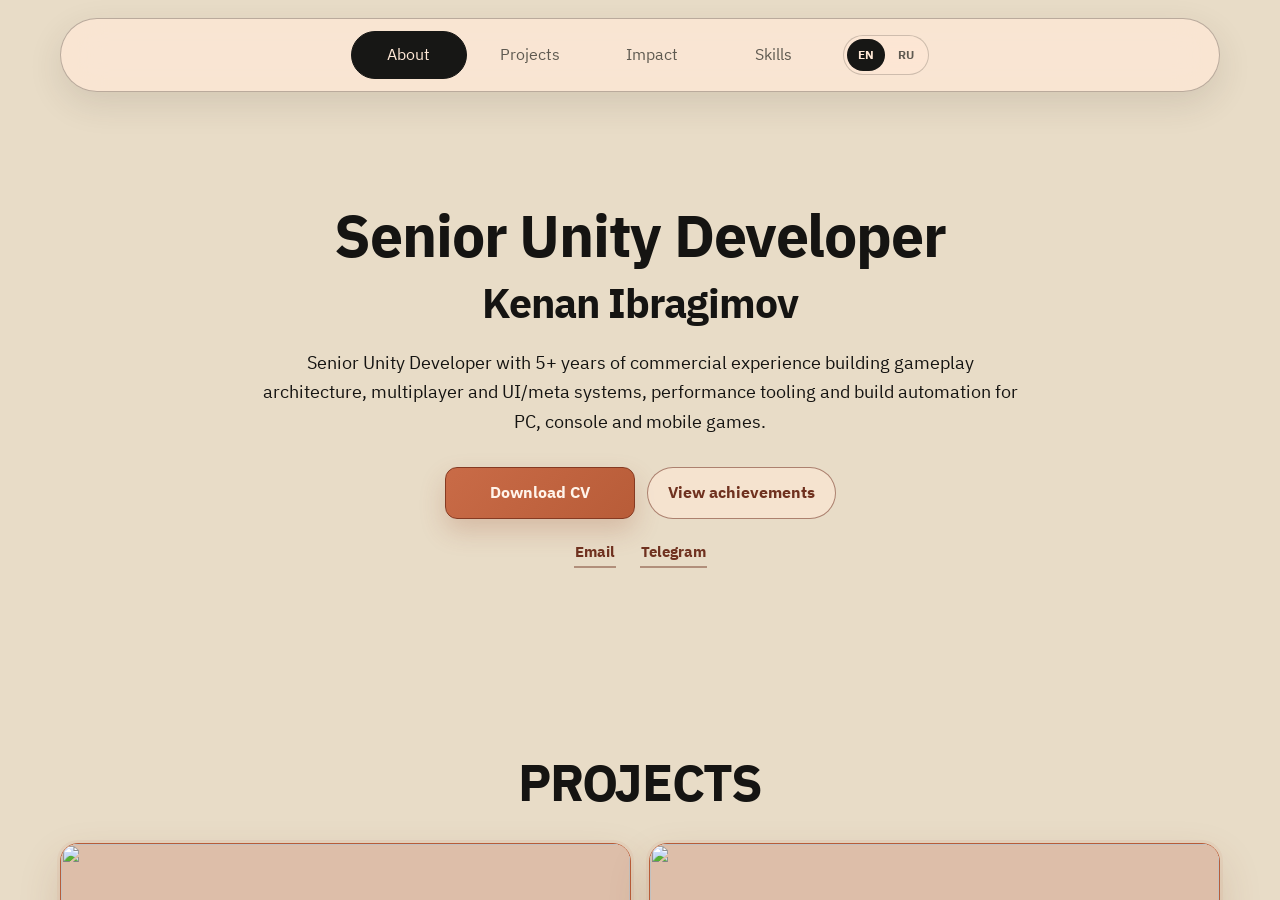
<file: beige-prototype.html>
<!doctype html>
<html lang="en">
<head>
  <meta charset="utf-8" />
  <meta name="viewport" content="width=device-width, initial-scale=1" />
  <meta name="robots" content="noindex" />
  <meta name="theme-color" content="#e9e1d3" />
  <title>Kenan Ibragimov - Beige portfolio prototype</title>
  <style>
    html, body { width: 100%; height: 100%; margin: 0; overflow: hidden; background: #e9e1d3; }
    iframe { display: block; width: 100%; height: 100%; border: 0; background: #e9e1d3; }
  </style>
</head>
<body>
  <iframe id="prototype-frame" title="Beige portfolio design prototype"></iframe>
  <script>
    document.getElementById('prototype-frame').src = `./?prototype=${Date.now()}`;
  </script>
</body>
</html>
</file>
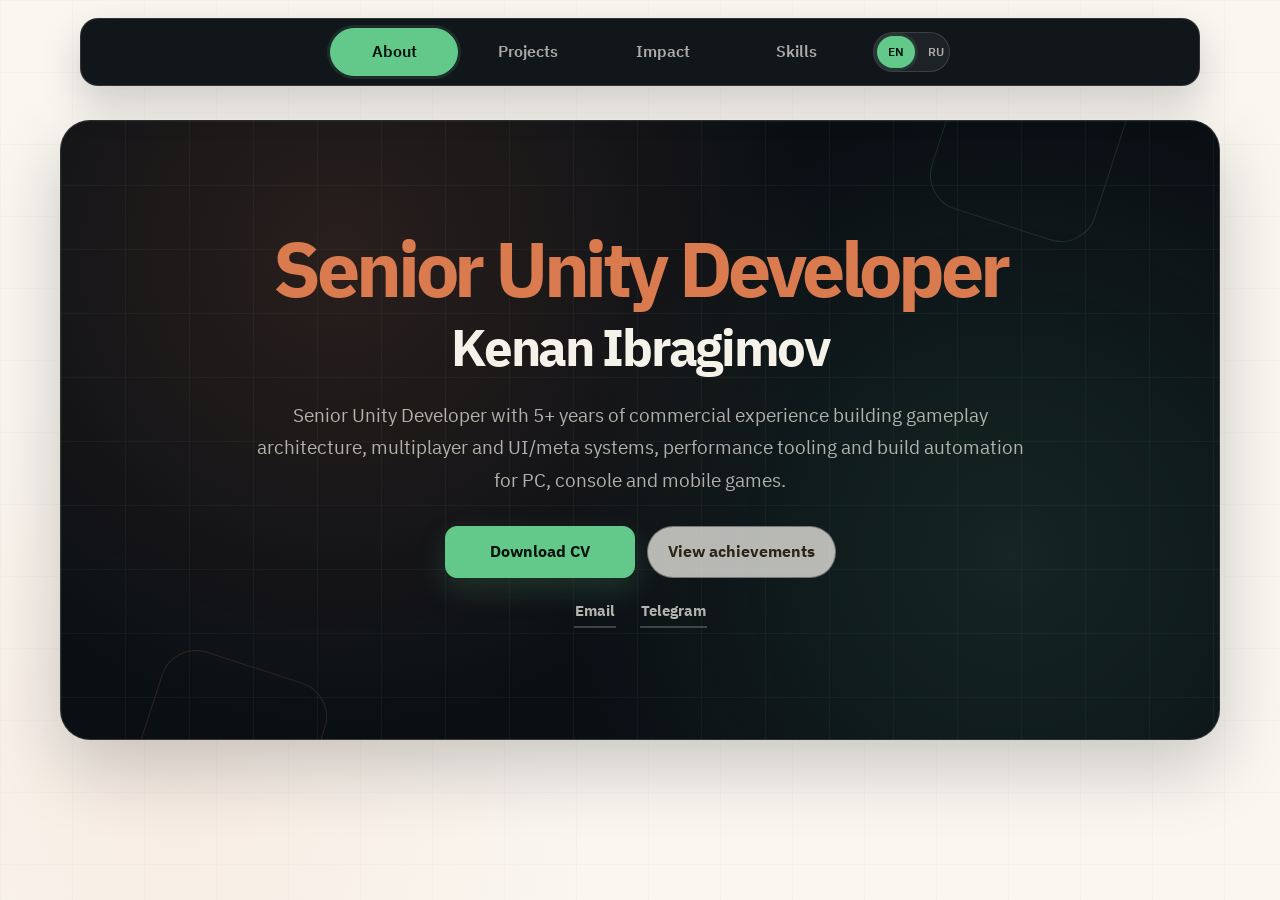
<file: gamedev-prototype.html>
<!doctype html>
<html lang="en">
<head>
  <meta charset="utf-8" />
  <meta name="viewport" content="width=device-width, initial-scale=1" />
  <meta name="robots" content="noindex" />
  <meta name="theme-color" content="#faf6f0" />
  <title>Kenan Ibragimov - Game development palette prototype</title>
  <style>
    html, body { width: 100%; height: 100%; margin: 0; overflow: hidden; background: #faf6f0; }
    iframe { display: block; width: 100%; height: 100%; border: 0; background: #faf6f0; }
  </style>
</head>
<body>
  <iframe id="prototype-frame" title="Game development palette portfolio prototype"></iframe>
  <script>
    document.getElementById('prototype-frame').src = `./?theme=gamedev&prototype=${Date.now()}`;
  </script>
</body>
</html>
</file>
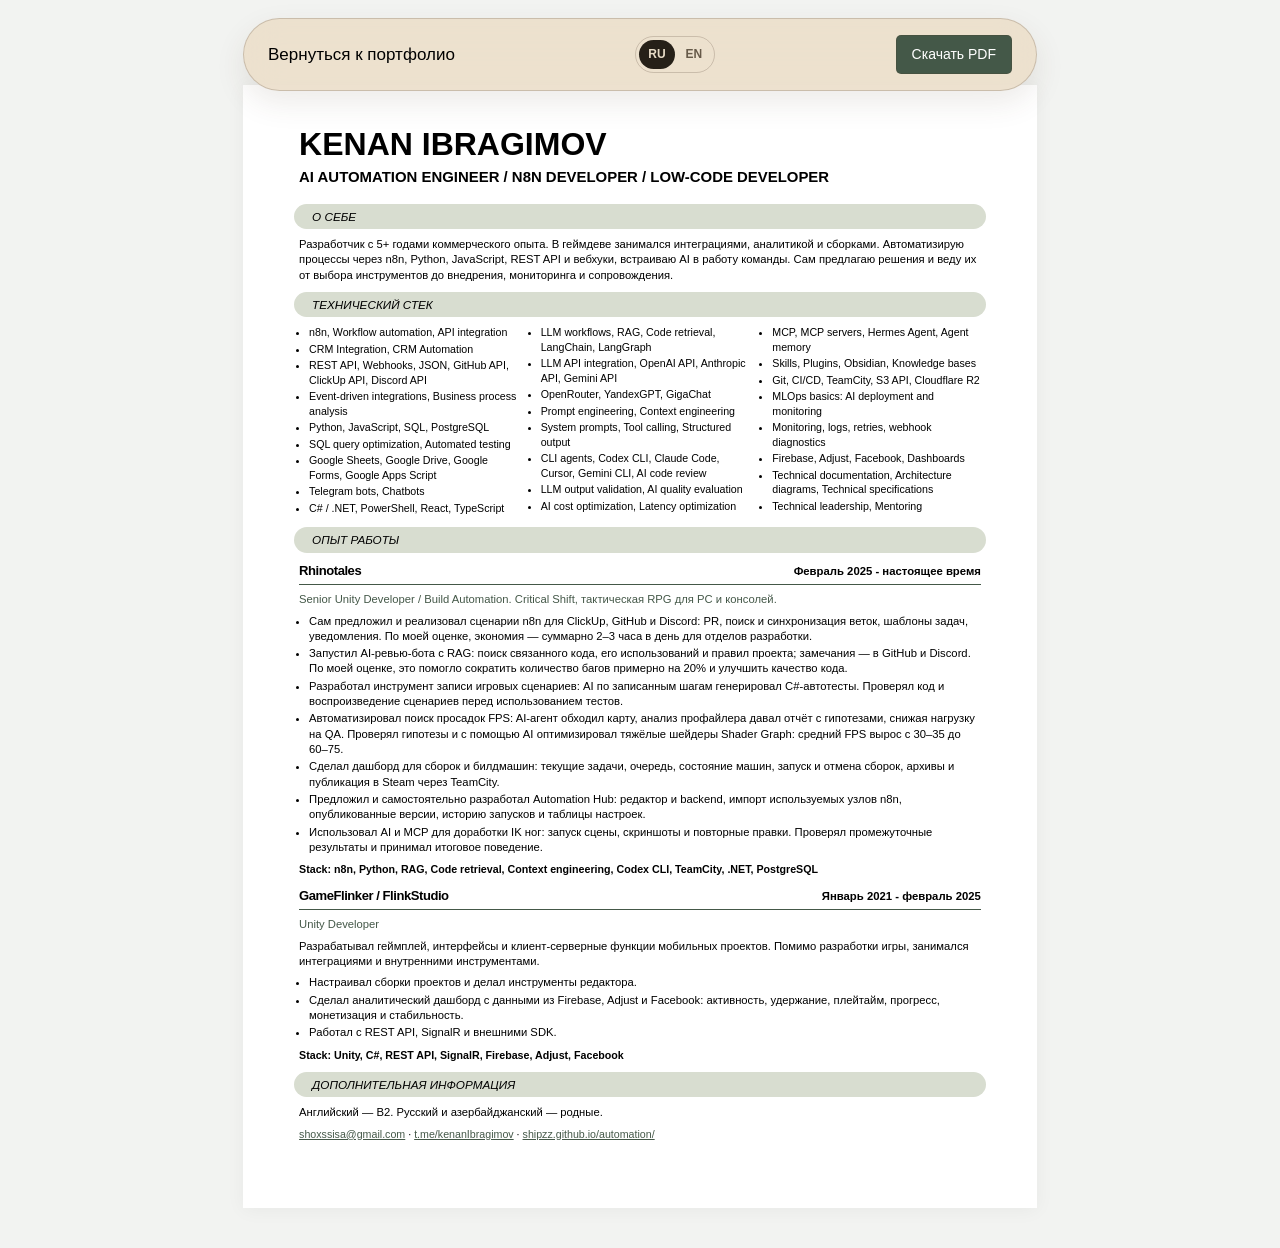
<file: automation/resume.html>
<!doctype html>
<html lang="ru">
<head>
  <meta charset="utf-8" />
  <meta name="viewport" content="width=device-width,initial-scale=1" />
  <meta name="robots" content="noindex" />
  <title>Kenan Ibragimov — AI Automation Engineer / n8n Developer / Low-code Developer — CV</title>
  <link rel="icon" href="../assets/favicon.svg?v=2" type="image/svg+xml" />
  <link rel="stylesheet" href="automation.css?v=5" />
  <link rel="stylesheet" href="resume.css?v=1" />
  <script src="automation.js?v=7" defer></script>
</head>
<body class="resume-page">
  <header class="site-header"><a href="./" data-en="Back to portfolio">Вернуться к портфолио</a><div class="language-switch" role="group" aria-label="Язык / Language"><button type="button" data-language="ru" class="is-active" aria-pressed="true">RU</button><button type="button" data-language="en" aria-pressed="false">EN</button></div><a class="print-button" href="downloads/Kenan_Ibragimov_AI_Automation_Engineer_RU.pdf?v=2026-10-23-r6" download="Kenan_Ibragimov_AI_Automation_Engineer_RU.pdf" data-resume-download data-resume-version="2026-10-23-r6" data-en="Download PDF">Скачать PDF</a></header>
  <main class="resume-sheet">
    <h1>Kenan Ibragimov</h1>
    <p class="resume-title">AI Automation Engineer / n8n Developer / Low-code Developer</p>
    <section class="resume-section">
      <h2 data-en="SUMMARY">О СЕБЕ</h2>
      <p data-en="Developer with 5+ years of commercial experience. Worked on integrations, analytics and builds in game development. I automate processes with n8n, Python, JavaScript, REST APIs and webhooks, and integrate AI into team workflows. I propose solutions and own tool selection, implementation, deployment, monitoring and maintenance.">Разработчик с 5+ годами коммерческого опыта. В геймдеве занимался интеграциями, аналитикой и сборками. Автоматизирую процессы через n8n, Python, JavaScript, REST API и вебхуки, встраиваю AI в работу команды. Сам предлагаю решения и веду их от выбора инструментов до внедрения, мониторинга и сопровождения.</p>
    </section>
    <section class="resume-section">
      <h2 data-en="TECHNICAL SKILLS">ТЕХНИЧЕСКИЙ СТЕК</h2>
      <div class="resume-skills-grid">
        <ul>
          <li>n8n, Workflow automation, API integration</li>
          <li>CRM Integration, CRM Automation</li>
          <li>REST API, Webhooks, JSON, GitHub API, ClickUp API, Discord API</li>
          <li>Event-driven integrations, Business process analysis</li>
          <li>Python, JavaScript, SQL, PostgreSQL</li>
          <li>SQL query optimization, Automated testing</li>
          <li>Google Sheets, Google Drive, Google Forms, Google Apps Script</li>
          <li>Telegram bots, Chatbots</li>
          <li>C# / .NET, PowerShell, React, TypeScript</li>
        </ul>
        <ul>
          <li>LLM workflows, RAG, Code retrieval, LangChain, LangGraph</li>
          <li>LLM API integration, OpenAI API, Anthropic API, Gemini API</li>
          <li>OpenRouter, YandexGPT, GigaChat</li>
          <li>Prompt engineering, Context engineering</li>
          <li>System prompts, Tool calling, Structured output</li>
          <li>CLI agents, Codex CLI, Claude Code, Cursor, Gemini CLI, AI code review</li>
          <li>LLM output validation, AI quality evaluation</li>
          <li>AI cost optimization, Latency optimization</li>
        </ul>
        <ul>
          <li>MCP, MCP servers, Hermes Agent, Agent memory</li>
          <li>Skills, Plugins, Obsidian, Knowledge bases</li>
          <li>Git, CI/CD, TeamCity, S3 API, Cloudflare R2</li>
          <li>MLOps basics: AI deployment and monitoring</li>
          <li>Monitoring, logs, retries, webhook diagnostics</li>
          <li>Firebase, Adjust, Facebook, Dashboards</li>
          <li>Technical documentation, Architecture diagrams, Technical specifications</li>
          <li>Technical leadership, Mentoring</li>
        </ul>
      </div>
    </section>
    <section class="resume-section">
      <h2 data-en="PROFESSIONAL EXPERIENCE">ОПЫТ РАБОТЫ</h2>
      <article class="resume-job">
        <div class="resume-job-heading"><h3>Rhinotales</h3><span data-en="Feb 2025 - Present">Февраль 2025 - настоящее время</span></div>
        <p class="resume-job-description" data-en="Senior Unity Developer / Build Automation. Critical Shift, a tactical RPG for PC and consoles.">Senior Unity Developer / Build Automation. Critical Shift, тактическая RPG для PC и консолей.</p>
        <ul>
      <li data-en="Proposed and built n8n workflows for ClickUp, GitHub and Discord: PRs, branch lookup and syncing, task templates and notifications. Estimated combined savings: 2–3 hours per day across development departments.">Сам предложил и реализовал сценарии n8n для ClickUp, GitHub и Discord: PR, поиск и синхронизация веток, шаблоны задач, уведомления. По моей оценке, экономия — суммарно 2–3 часа в день для отделов разработки.</li>
      <li data-en="Ran an AI review bot with RAG to retrieve related code, usages and project rules; findings went to GitHub and Discord. By my estimate, this helped reduce bugs by around 20% and improve code quality.">Запустил AI-ревью-бота с RAG: поиск связанного кода, его использований и правил проекта; замечания — в GitHub и Discord. По моей оценке, это помогло сократить количество багов примерно на 20% и улучшить качество кода.</li>
      <li data-en="Built a gameplay recording tool that used AI to generate C# tests from recorded steps. Reviewed the generated code and scenario replay before using the tests.">Разработал инструмент записи игровых сценариев: AI по записанным шагам генерировал C#-автотесты. Проверял код и воспроизведение сценариев перед использованием тестов.</li>
      <li data-en="Automated FPS drop detection: an AI agent traversed the map, followed by profiler analysis and a hypothesis report, reducing manual QA work. Verified hypotheses and used AI to optimise heavy Shader Graph shaders: average FPS increased from 30–35 to 60–75.">Автоматизировал поиск просадок FPS: AI-агент обходил карту, анализ профайлера давал отчёт с гипотезами, снижая нагрузку на QA. Проверял гипотезы и с помощью AI оптимизировал тяжёлые шейдеры Shader Graph: средний FPS вырос с 30–35 до 60–75.</li>
      <li data-en="I built a dashboard for builds and build machines: running jobs, the queue, machine health, build start/cancel actions, archives and Steam deployment through TeamCity.">Сделал дашборд для сборок и билдмашин: текущие задачи, очередь, состояние машин, запуск и отмена сборок, архивы и публикация в Steam через TeamCity.</li>
      <li data-en="Proposed and independently developed Automation Hub: a workflow editor and backend, import of the n8n nodes used by our workflows, published versions, run history and configuration tables.">Предложил и самостоятельно разработал Automation Hub: редактор и backend, импорт используемых узлов n8n, опубликованные версии, историю запусков и таблицы настроек.</li>
      <li data-en="Used AI and MCP to refine leg IK through scene launches, screenshots and iterative changes. Reviewed intermediate results and accepted the final behaviour.">Использовал AI и MCP для доработки IK ног: запуск сцены, скриншоты и повторные правки. Проверял промежуточные результаты и принимал итоговое поведение.</li>
    </ul>
        <p class="resume-job-stack">Stack: n8n, Python, RAG, Code retrieval, Context engineering, Codex CLI, TeamCity, .NET, PostgreSQL</p>
      </article>
      <article class="resume-job">
        <div class="resume-job-heading"><h3>GameFlinker / FlinkStudio</h3><span data-en="Jan 2021 - Feb 2025">Январь 2021 - февраль 2025</span></div>
        <p class="resume-job-description">Unity Developer</p>
        <p data-en="Developed gameplay, interfaces and client-server features for mobile projects. Alongside game development, I worked on integrations and internal tools.">Разрабатывал геймплей, интерфейсы и клиент-серверные функции мобильных проектов. Помимо разработки игры, занимался интеграциями и внутренними инструментами.</p>
        <ul>
      <li data-en="Configured project builds and developed editor tools.">Настраивал сборки проектов и делал инструменты редактора.</li>
      <li data-en="I built an analytics dashboard using Firebase, Adjust and Facebook data for activity, retention, playtime, progression, monetisation and stability.">Сделал аналитический дашборд с данными из Firebase, Adjust и Facebook: активность, удержание, плейтайм, прогресс, монетизация и стабильность.</li>
      <li data-en="Worked with REST APIs, SignalR and external SDKs.">Работал с REST API, SignalR и внешними SDK.</li>
    </ul>
        <p class="resume-job-stack">Stack: Unity, C#, REST API, SignalR, Firebase, Adjust, Facebook</p>
      </article>
    </section>
    <section class="resume-section resume-additional">
      <h2 data-en="ADDITIONAL INFORMATION">ДОПОЛНИТЕЛЬНАЯ ИНФОРМАЦИЯ</h2>
      <p data-en="English — B2. Russian and Azerbaijani — native.">Английский — B2. Русский и азербайджанский — родные.</p>

      <p class="resume-contact"><a href="mailto:shoxssisa@gmail.com">shoxssisa@gmail.com</a> · <a href="https://t.me/kenanIbragimov">t.me/kenanIbragimov</a> · <a href="https://shipzz.github.io/automation/">shipzz.github.io/automation/</a></p>
    </section>
  </main>
</body>
</html>
</file>
<file: automation/automation.css>
@font-face {
  font-family:"IBM Plex Sans";
  src:url("../assets/fonts/IBMPlexSans-Regular.woff2") format("woff2");
  font-weight:400;
  font-style:normal;
  font-display:swap
}

@font-face {
  font-family:"IBM Plex Sans";
  src:url("../assets/fonts/IBMPlexSans-Medium.woff2") format("woff2");
  font-weight:500;
  font-style:normal;
  font-display:swap
}

@font-face {
  font-family:"IBM Plex Sans";
  src:url("../assets/fonts/IBMPlexSans-SemiBold.woff2") format("woff2");
  font-weight:600;
  font-style:normal;
  font-display:swap
}

@font-face {
  font-family:"IBM Plex Sans";
  src:url("../assets/fonts/IBMPlexSans-Bold.woff2") format("woff2");
  font-weight:700;
  font-style:normal;
  font-display:swap
}

:root {
  --canvas:#E8DCC7;
  --surface:#E6D3BC;
  --surface-soft:#ECDFCC;
  --ink:#262018;
  --muted:#665A49;
  --line:rgba(77,60,42,.22);
  --accent:#C66B3D;
  --accent-deep:#8A3D25;
  --sage:#8B9D83;
  --radius:24px;
  color-scheme:light;
  scroll-behavior:auto;
  scroll-padding-top:112px
}

* {
  box-sizing:border-box
}

body {
  margin:0;
  background:var(--canvas);
  color:var(--ink);
  font:400 17px/1.65 "IBM Plex Sans",system-ui,sans-serif;
  font-synthesis:none;
  -webkit-font-smoothing:antialiased
}

a {
  color:inherit;
  text-decoration:none
}

button {
  font:inherit
}

h1,h2,h3,h4,p {
  margin:0
}

h1,h2,h3 {
  font-weight:700;
  letter-spacing:-.035em;
  line-height:1.16
}

p {
  overflow-wrap:break-word
}

ul {
  padding-left:1.2em
}

a,button,summary {
  -webkit-tap-highlight-color:transparent
}

button,a,summary {
  touch-action:manipulation
}

:focus-visible {
  outline:3px solid var(--accent-deep);
  outline-offset:5px;
  border-radius:5px
}

::selection {
  background:#CBB095;
  color:var(--ink)
}

.skip-link {
  position:fixed;
  top:12px;
  left:12px;
  z-index:100;
  background:var(--ink);
  color:var(--canvas);
  padding:10px 18px;
  transform:translateY(-160%)
}

.skip-link:focus {
  transform:none
}

.site-header {
  position:sticky;
  top:18px;
  z-index:20;
  display:flex;
  align-items:center;
  justify-content:center;
  gap:26px;
  max-width:1148px;
  margin:18px auto 0;
  padding:12px 20px;
  background:rgba(236,223,204,.93);
  border:1px solid var(--line);
  border-radius:999px;
  box-shadow:0 12px 30px rgba(77,60,42,.10);
  backdrop-filter:blur(18px)
}

.nav {
  display:flex;
  justify-content:center;
  gap:6px
}

.nav a {
  padding:10px 28px;
  border-radius:999px;
  color:var(--muted);
  font-size:16px;
  transition:background .2s,color .2s
}

.nav a:hover {
  background:rgba(77,60,42,.07)
}

.nav a.is-active {
  background:var(--ink);
  color:var(--canvas)
}

.language-switch {
  display:flex;
  padding:3px;
  border:1px solid var(--line);
  border-radius:999px;
  gap:2px
}

.language-switch button {
  border:0;
  background:transparent;
  color:var(--muted);
  border-radius:999px;
  padding:5px 9px;
  font-size:12px;
  font-weight:700;
  cursor:pointer
}

.language-switch button.is-active {
  color:var(--canvas);
  background:var(--ink)
}

.section {
  width:min(1100px,calc(100% - 48px));
  margin:0 auto;
  scroll-margin-top:108px
}

.hero {
  padding:112px 0 94px;
  text-align:center
}

.hero-role {
  font-size:clamp(2.1rem,4.7vw,3.65rem);
  font-weight:700;
  letter-spacing:-.045em;
  line-height:1.12
}

.hero h1 {
  margin-top:12px;
  font-size:clamp(1.8rem,3.6vw,2.65rem)
}

.hero-text {
  max-width:760px;
  margin:26px auto 0;
  font-size:19px;
  line-height:1.7
}

.hero-actions {
  display:flex;
  justify-content:center;
  align-items:center;
  flex-wrap:wrap;
  gap:12px;
  margin-top:30px
}

.button {
  display:inline-flex;
  min-height:52px;
  align-items:center;
  justify-content:center;
  padding:12px 28px;
  border-radius:14px;
  border:1px solid var(--line);
  font-size:16px;
  font-weight:600;
  transition:transform .2s,background .2s
}

.button:hover {
  transform:translateY(-2px)
}

.primary {
  background:#A64D2D;
  border-color:var(--accent-deep);
  color:#F0D9C1;
  box-shadow:0 10px 24px rgba(138,61,37,.16)
}

.primary:hover {
  background:#8A3D25
}

.secondary {
  background:var(--surface-soft);
  color:var(--accent-deep)
}

.secondary:hover {
  background:var(--surface)
}

.hero-links {
  display:flex;
  justify-content:center;
  flex-wrap:wrap;
  gap:24px;
  margin-top:21px
}

.hero-links a,.text-link {
  border-bottom:1px solid rgba(138,61,37,.5);
  color:var(--accent-deep);
  font-size:15px;
  font-weight:600
}

.hero-note {
  display:inline-block;
  margin-top:35px;
  color:var(--muted);
  font-size:14px;
  border-bottom:1px solid var(--line)
}

.section-heading {
  max-width:750px;
  margin:0 auto 34px;
  text-align:center
}

.eyebrow {
  font-size:13px;
  font-weight:600;
  letter-spacing:.075em;
  text-transform:uppercase;
  color:var(--accent-deep);
  margin-bottom:12px
}

h2 {
  font-size:clamp(1.9rem,3.6vw,2.6rem)
}

.section-heading>p:last-child:not(.eyebrow) {
  margin-top:17px;
  color:var(--muted);
  font-size:17px
}

.cases-section {
  padding:20px 0 60px
}

.case-card {
  padding:34px 38px 0;
  margin:0 0 28px;
  background:var(--surface-soft);
  border:1px solid var(--line);
  border-radius:var(--radius);
  box-shadow:0 10px 28px rgba(77,60,42,.055);
  overflow:hidden;
  scroll-margin-top:112px
}

.case-heading {
  display:flex;
  align-items:center;
  gap:13px;
  margin-bottom:14px
}

.case-number {
  display:grid;
  place-items:center;
  min-width:35px;
  height:35px;
  border:1px solid var(--line);
  border-radius:50%;
  color:var(--accent-deep);
  font-size:13px;
  font-weight:600
}

.case-topic {
  font-size:14px;
  color:var(--muted)
}

.case-card h3 {
  font-size:clamp(1.5rem,2.8vw,2rem);
  max-width:850px
}

.case-summary {
  max-width:950px;
  margin:18px 0 28px;
  font-size:16px;
  line-height:1.7;
  color:var(--muted)
}

.case-lead {
  margin-top:16px;
  max-width:900px;
  font-size:18px
}

.workflow {
  list-style:none;
  margin:28px 0 30px;
  padding:0;
  display:grid;
  grid-template-columns:repeat(4,minmax(0,1fr));
  gap:24px
}

.workflow li {
  position:relative;
  padding:15px 16px;
  background:rgba(139,157,131,.12);
  border:1px solid rgba(77,60,42,.15);
  border-radius:14px
}

.workflow li+li::before {
  content:"";
  position:absolute;
  left:-25px;
  top:50%;
  width:24px;
  height:1px;
  background:rgba(77,60,42,.4)
}

.workflow li+li::after {
  content:"";
  position:absolute;
  left:-8px;
  top:calc(50% - 3px);
  width:6px;
  height:6px;
  border-top:1px solid rgba(77,60,42,.5);
  border-right:1px solid rgba(77,60,42,.5);
  transform:rotate(45deg)
}

.workflow strong {
  display:block;
  font-size:16px;
  font-weight:600;
  line-height:1.3;
  overflow-wrap:anywhere
}

.workflow span {
  display:block;
  color:var(--muted);
  font-size:13px;
  margin-top:5px;
  line-height:1.4
}

.case-body {
  display:grid;
  grid-template-columns:.9fr 1.2fr 1fr;
  gap:28px;
  margin-bottom:26px
}

.case-body h4 {
  font-size:15px;
  font-weight:600;
  margin-bottom:9px
}

.case-body p {
  font-size:15px;
  line-height:1.7;
  color:var(--muted)
}

.case-outcome {
  padding-left:22px;
  border-left:2px solid var(--sage)
}

.case-outcome h4 {
  color:#4B6143
}

.case-details {
  border-top:1px solid var(--line);
  padding:0
}

.case-details summary {
  display:flex;
  align-items:center;
  justify-content:space-between;
  gap:14px;
  padding:18px 0;
  cursor:pointer;
  font-size:15px;
  color:var(--accent-deep);
  list-style:none
}

.case-details summary::-webkit-details-marker {
  display:none
}

.case-details summary::after {
  content:"";
  width:8px;
  height:8px;
  flex-shrink:0;
  border-right:1.5px solid currentColor;
  border-bottom:1.5px solid currentColor;
  transform:rotate(45deg);
  transition:transform .2s
}

.case-details[open] summary::after {
  transform:rotate(225deg)
}

.details-content {
  padding-bottom:22px;
  font-size:15px;
  color:var(--muted);
  max-width:900px
}

.details-content p+p {
  margin-top:12px
}

.details-content ul {
  margin:0 0 14px
}

.details-content li+li {
  margin-top:7px
}

.stack {
  list-style:none;
  display:flex;
  gap:7px;
  flex-wrap:wrap;
  margin:0 -38px;
  padding:17px 38px;
  background:rgba(77,60,42,.04);
  border-top:1px solid var(--line)
}

.stack li {
  padding:3px 10px;
  border:1px solid rgba(77,60,42,.16);
  border-radius:999px;
  font-size:12px;
  line-height:1.6;
  color:#665442
}

.analytics-layout {
  display:grid;
  grid-template-columns:1.4fr 1fr;
  gap:32px;
  margin:26px 0 32px
}

.analytics-layout h4 {
  margin-bottom:10px;
  font-size:16px
}

.analytics-layout p {
  color:var(--muted);
  font-size:15px;
  line-height:1.7
}

.analytics-layout p+p {
  margin-top:12px
}

.metric-note {
  padding:24px;
  border-left:2px solid var(--sage);
  border-radius:0 14px 14px 0;
  background:rgba(139,157,131,.1);
  align-self:start
}

.metric-note h4 {
  margin-top:12px;
  font-size:24px;
  color:#4B6143
}

.metric-grid {
  display:grid;
  grid-template-columns:repeat(3,minmax(0,1fr));
  gap:18px;
  margin:26px 0 30px
}

.metric-grid>div {
  padding:20px;
  border:1px solid var(--line);
  border-radius:16px;
  background:rgba(139,157,131,.07)
}

.metric-grid>div:last-child {
  grid-column:1/-1
}

.metric-grid h4,.analytics-result h4 {
  margin-bottom:10px;
  font-size:16px
}

.metric-grid p,.analytics-result p {
  color:var(--muted);
  font-size:15px;
  line-height:1.7
}

.metric-grid .metric-question {
  margin-top:14px;
  padding-top:12px;
  border-top:1px solid var(--line);
  font-size:14px;
  color:#4B6143
}

.analytics-result {
  margin-bottom:30px
}

.idea-note {
  margin:36px 0 0;
  padding:28px 32px;
  border:1px dashed var(--line);
  border-radius:var(--radius);
  background:rgba(255,255,255,.14)
}

.idea-note h3 {
  margin:10px 0 12px;
  font-size:clamp(1.3rem,2.4vw,1.6rem)
}

.idea-note>p:last-child {
  max-width:900px;
  color:var(--muted);
  font-size:16px;
  line-height:1.7
}

.story-section {
  display:grid;
  grid-template-columns:1.2fr 1fr;
  gap:80px;
  padding:68px 0 85px;
  border-top:1px solid var(--line)
}

.story-copy h2 {
  max-width:460px
}

.story-copy>p:not(.eyebrow) {
  margin-top:20px;
  color:var(--muted);
  font-size:17px
}

.story-copy .text-link {
  display:inline-block;
  margin-top:25px
}

.career-path {
  list-style:none;
  padding:2px 0 0;
  margin:0;
  align-self:center
}

.career-path li {
  position:relative;
  display:flex;
  gap:20px;
  padding:0 0 28px
}

.career-path li:last-child {
  padding-bottom:0
}

.career-path li:not(:last-child)::after {
  content:"";
  position:absolute;
  left:18px;
  top:38px;
  bottom:0;
  width:1px;
  background:var(--line)
}

.career-path li>span {
  flex:0 0 37px;
  height:37px;
  border-radius:50%;
  display:grid;
  place-items:center;
  border:1px solid var(--line);
  font-size:12px;
  color:var(--accent-deep)
}

.career-path h3 {
  font-size:18px;
  letter-spacing:-.02em;
  margin:4px 0 5px
}

.career-path p {
  color:var(--muted);
  font-size:14px
}

.experience-section {
  padding:60px 0 70px;
  border-top:1px solid var(--line)
}

.experience-list {
  margin-top:44px
}

.experience-item {
  display:grid;
  grid-template-columns:245px 1fr;
  gap:45px;
  padding:30px 0;
  border-bottom:1px solid var(--line)
}

.experience-item:first-child {
  padding-top:0
}

.experience-item:last-child {
  border-bottom:0;
  padding-bottom:0
}

.experience-date {
  color:var(--muted);
  font-size:14px;
  padding-top:5px
}

.experience-item h3 {
  font-size:24px
}

.experience-role {
  color:var(--accent-deep);
  font-size:15px;
  font-weight:600;
  margin:8px 0 16px
}

.experience-item p:not(.experience-date):not(.experience-role),.experience-item li {
  font-size:16px;
  color:var(--muted)
}

.experience-item ul {
  margin-bottom:0
}

.experience-item li+li {
  margin-top:6px
}

.projects-section {
  padding:60px 0 75px;
  border-top:1px solid var(--line)
}

.project-cards {
  display:grid;
  grid-template-columns:repeat(6,minmax(0,1fr));
  gap:20px
}

.project-card {
  grid-column:span 2;
  min-width:0;
  display:flex;
  flex-direction:column;
  overflow:hidden;
  border:1px solid var(--line);
  border-radius:var(--radius);
  background:var(--surface-soft)
}

.project-card:nth-child(-n+2) {
  grid-column:span 3
}

.project-media {
  position:relative;
  aspect-ratio:16/9;
  overflow:hidden;
  border-bottom:1px solid var(--line);
  background:var(--ink)
}

.project-media iframe,.video-poster,.video-poster img {
  display:block;
  width:100%;
  height:100%;
  border:0
}

.video-poster {
  position:relative;
  padding:0;
  cursor:pointer;
  background:var(--ink)
}

.video-poster img {
  object-fit:cover;
  transition:transform .3s ease
}

.video-poster::after {
  content:"";
  position:absolute;
  inset:0;
  background:linear-gradient(transparent 45%,rgba(38,32,24,.78))
}

.video-poster:hover img {
  transform:scale(1.035)
}

.video-poster:focus-visible {
  outline-offset:-5px
}

.video-play {
  position:absolute;
  z-index:1;
  top:50%;
  left:50%;
  display:grid;
  place-items:center;
  width:58px;
  height:58px;
  border:1px solid var(--line);
  border-radius:50%;
  background:var(--canvas);
  transform:translate(-50%,-50%);
  transition:background .2s ease
}

.video-play::before {
  content:"";
  margin-left:4px;
  border-top:8px solid transparent;
  border-bottom:8px solid transparent;
  border-left:13px solid var(--ink)
}

.video-poster:hover .video-play {
  background:var(--surface)
}

.video-label {
  position:absolute;
  z-index:1;
  bottom:15px;
  left:16px;
  right:16px;
  color:var(--canvas);
  font-size:13px;
  font-weight:600;
  text-align:center
}

.project-body {
  flex:1;
  display:flex;
  flex-direction:column;
  align-items:flex-start;
  gap:15px;
  padding:24px
}

.project-body h3 {
  font-size:24px
}

.project-body p {
  color:var(--muted);
  font-size:15px;
  line-height:1.7
}

.project-body .tag {
  color:var(--accent-deep);
  font-size:12px;
  font-weight:600
}

.project-contribution {
  padding-top:15px;
  border-top:1px solid var(--line)
}

.project-contribution strong {
  display:block;
  margin-bottom:7px;
  font-size:13px
}

.project-body .stack-list {
  display:flex;
  flex-wrap:wrap;
  gap:6px;
  margin-top:auto
}

.project-body .stack-list span {
  padding:3px 8px;
  border:1px solid var(--line);
  border-radius:999px;
  font-size:11px;
  color:var(--muted)
}

.project-body a {
  color:var(--accent-deep);
  font-size:14px;
  font-weight:600;
  text-decoration:underline;
  text-underline-offset:4px
}

.skills-section {
  padding:60px 0 75px;
  border-top:1px solid var(--line)
}

.skills-grid {
  display:grid;
  grid-template-columns:1fr 1fr;
  gap:18px
}

.skills-grid article {
  padding:27px 30px;
  border:1px solid var(--line);
  border-radius:20px;
  background:rgba(236,223,204,.5)
}

.skills-grid h3 {
  font-size:19px;
  margin-bottom:13px
}

.skills-grid p {
  font-size:15px;
  color:var(--muted);
  line-height:1.9
}

.contact-section {
  padding:70px 0 85px;
  border-top:1px solid var(--line);
  text-align:center
}

.contact-section>p:not(.eyebrow) {
  max-width:660px;
  margin:20px auto 0;
  color:var(--muted);
  font-size:18px
}

.site-footer {
  display:flex;
  justify-content:space-between;
  gap:20px;
  flex-wrap:wrap;
  width:min(1100px,calc(100% - 48px));
  margin:0 auto;
  padding:23px 0 30px;
  border-top:1px solid var(--line);
  font-size:13px;
  color:var(--muted)
}

.site-footer a:hover,.hero-note:hover {
  color:var(--accent-deep)
}

.resume-page .site-header {
  max-width:850px;
  justify-content:space-between;
  padding:12px 24px
}

.resume-sheet {
  max-width:850px;
  width:calc(100% - 48px);
  margin:55px auto;
  padding:45px;
  background:var(--surface-soft);
  border:1px solid var(--line);
  border-radius:var(--radius)
}

.resume-sheet h1 {
  font-size:36px
}

.resume-sheet h2 {
  font-size:22px;
  margin:28px 0 12px
}

.resume-sheet h3 {
  font-size:18px;
  margin:19px 0 9px
}

.resume-sheet p,.resume-sheet li {
  font-size:15px;
  line-height:1.7
}

.resume-sheet .resume-title {
  color:var(--accent-deep);
  font-weight:600;
  margin:9px 0 15px
}

.resume-sheet .resume-contact {
  font-size:13px;
  color:var(--muted)
}

.resume-sheet ul {
  margin:10px 0
}

.resume-sheet li+li {
  margin-top:6px
}

.print-button {
  border:1px solid var(--line);
  border-radius:999px;
  padding:7px 15px;
  background:var(--ink);
  color:var(--canvas);
  cursor:pointer;
  font-size:14px
}

@media(min-width:1400px) {
  .hero {
    padding-top:130px;
    padding-bottom:110px
  }
}

@media(max-width:1180px) {
  .site-header {
    width:calc(100% - 40px)
  }
}

@media(max-width:800px) {
  .project-cards {
    grid-template-columns:repeat(2,minmax(0,1fr))
  }
  .project-card,.project-card:nth-child(-n+2) {
    grid-column:auto
  }
  .metric-grid {
    grid-template-columns:1fr 1fr
  }
  .hero {
    padding:90px 0 75px
  }
  .case-card {
    padding:27px 27px 0
  }
  .case-body {
    grid-template-columns:1fr 1fr;
    gap:22px
  }
  .case-outcome {
    grid-column:1/-1;
    padding:16px 20px;
    border-left:2px solid var(--sage);
    background:rgba(139,157,131,.08);
    border-radius:0 12px 12px 0
  }
  .workflow {
    gap:16px
  }
  .workflow li {
    padding:13px 12px
  }
  .workflow li+li::before {
    left:-17px;
    width:16px
  }
  .workflow li+li::after {
    left:-7px
  }
  .stack {
    margin:0 -27px;
    padding:16px 27px
  }
  .story-section {
    gap:38px
  }
  .experience-item {
    grid-template-columns:190px 1fr;
    gap:28px
  }
}

@media(max-width:600px) {
  .metric-grid {
    grid-template-columns:1fr
  }
  .analytics-layout {
    grid-template-columns:1fr;
    gap:22px;
    margin-bottom:24px
  }
  .idea-note {
    padding:22px 20px
  }
  :root {
    scroll-padding-top:105px
  }
  .site-header {
    top:10px;
    width:calc(100% - 20px);
    margin-top:10px;
    gap:8px;
    padding:9px 9px
  }
  .nav {
    flex:1;
    gap:0;
    min-width:0;
    justify-content:flex-start;
    overflow-x:auto;
    scrollbar-width:none
  }
  .nav::-webkit-scrollbar {
    display:none
  }
  .nav a {
    padding:10px 7px;
    font-size:12px;
    white-space:nowrap
  }
  .language-switch {
    padding:2px;
    gap:0
  }
  .language-switch button {
    font-size:10px;
    padding:5px 7px
  }
  .section {
    width:calc(100% - 32px)
  }
  .hero {
    padding:78px 0 65px
  }
  .hero-role {
    font-size:clamp(1.8rem,7.4vw,2.5rem)
  }
  .hero h1 {
    font-size:1.85rem;
    margin-top:15px
  }
  .hero-text {
    font-size:16px;
    line-height:1.75;
    margin-top:23px
  }
  .hero-actions {
    gap:10px;
    margin-top:25px
  }
  .button {
    padding:12px 21px;
    font-size:14px;
    min-height:48px
  }
  .hero-links {
    gap:19px;
    margin-top:20px
  }
  .hero-links a {
    font-size:13px
  }
  .hero-note {
    font-size:12px;
    margin-top:28px
  }
  .section-heading {
    margin-bottom:25px
  }
  .eyebrow {
    font-size:11px;
    letter-spacing:.065em
  }
  h2 {
    font-size:1.9rem
  }
  .section-heading>p:last-child:not(.eyebrow) {
    font-size:15px
  }
  .case-card {
    padding:24px 21px 0;
    margin-bottom:20px;
    border-radius:21px
  }
  .case-heading {
    margin-bottom:14px;
    gap:10px
  }
  .case-topic {
    font-size:12px
  }
  .case-number {
    min-width:30px;
    height:30px;
    font-size:11px
  }
  .case-card h3 {
    font-size:1.6rem;
    line-height:1.2
  }
  .case-lead {
    font-size:16px;
    margin-top:14px
  }
  .workflow {
    grid-template-columns:1fr 1fr;
    gap:12px;
    margin:23px 0
  }
  .workflow li {
    padding:12px
  }
  .workflow li:nth-child(odd)::before,.workflow li:nth-child(odd)::after {
    display:none
  }
  .workflow li:nth-child(even)::before {
    left:-13px;
    width:12px
  }
  .workflow li:nth-child(even)::after {
    left:-6px
  }
  .workflow strong {
    font-size:14px
  }
  .workflow span {
    font-size:11px
  }
  .case-body {
    display:block;
    margin-bottom:22px
  }
  .case-body>div+div {
    margin-top:20px
  }
  .case-body h4 {
    font-size:14px;
    margin-bottom:6px
  }
  .case-body p {
    font-size:14px;
    line-height:1.75
  }
  .case-outcome {
    padding:13px 15px
  }
  .case-details summary {
    font-size:13px;
    padding:17px 0
  }
  .details-content {
    font-size:14px
  }
  .stack {
    margin:0 -21px;
    padding:14px 21px;
    gap:6px
  }
  .stack li {
    font-size:11px;
    padding:3px 8px
  }
  .story-section {
    grid-template-columns:1fr;
    gap:38px;
    padding:45px 0 55px
  }
  .story-copy>p:not(.eyebrow) {
    font-size:15px;
    margin-top:17px
  }
  .career-path {
    padding:0
  }
  .experience-section,.projects-section,.skills-section {
    padding:45px 0 50px
  }
  .experience-list {
    margin-top:30px
  }
  .experience-item {
    display:block;
    padding:25px 0
  }
  .experience-date {
    padding:0;
    margin-bottom:12px;
    font-size:12px
  }
  .experience-item h3 {
    font-size:22px
  }
  .experience-role {
    font-size:13px;
    margin:7px 0 13px
  }
  .experience-item p:not(.experience-date):not(.experience-role),.experience-item li {
    font-size:14px
  }
  .skills-grid {
    grid-template-columns:1fr;
    gap:13px
  }
  .project-cards {
    grid-template-columns:1fr;
    gap:20px
  }
  .project-body {
    padding:22px
  }
  .skills-grid article {
    padding:22px 24px
  }
  .skills-grid h3 {
    font-size:18px
  }
  .skills-grid p {
    font-size:14px
  }
  .contact-section {
    padding:50px 0 60px
  }
  .contact-section>p:not(.eyebrow) {
    font-size:16px
  }
  .contact-section .hero-actions {
    flex-direction:column
  }
  .contact-section .button {
    width:100%;
    max-width:310px
  }
  .site-footer {
    width:calc(100% - 32px);
    font-size:11px;
    gap:15px
  }
  .resume-sheet {
    width:calc(100% - 28px);
    margin:30px auto;
    padding:26px 22px
  }
  .resume-sheet h1 {
    font-size:28px
  }
  .resume-page .site-header {
    border-radius:22px;
    gap:12px;
    flex-wrap:wrap
  }
}

@media(prefers-reduced-motion:reduce) {
  :root {
    scroll-behavior:auto
  }
  *,*::before,*::after {
    transition:none!important
  }
}

@media print {
  @page {
    size:A4;
    margin:16mm
  }
  body {
    background:#fff;
    color:#222
  }
  .resume-page .site-header,.resume-page .site-footer {
    display:none
  }
  .resume-sheet {
    padding:0;
    margin:0;
    max-width:none;
    width:100%;
    border:0;
    background:none;
    border-radius:0
  }
  .resume-sheet h1 {
    font-size:25px
  }
  .resume-sheet h2 {
    font-size:17px;
    margin-top:19px
  }
  .resume-sheet h3 {
    font-size:14px;
    margin-top:13px
  }
  .resume-sheet p,.resume-sheet li {
    font-size:10pt;
    line-height:1.45
  }
  .resume-sheet h2,.resume-sheet h3 {
    break-after:avoid
  }
  .resume-sheet li {
    break-inside:avoid
  }
  .resume-sheet .resume-title {
    color:#444
  }
  .resume-sheet .resume-contact {
    font-size:9pt
  }
  .resume-sheet a {
    text-decoration:none;
    color:inherit
  }
}
</file>
<file: automation/resume.css>
.resume-page {
  background: #f2f3f1;
  color: #000;
  font-family: "Segoe UI", Arial, sans-serif;
}
.resume-page::before, .resume-page::after { display: none; }
.resume-page .site-header {
  max-width: 794px;
  gap: 16px;
  flex-wrap: wrap;
  margin: 0 auto;
  padding: 16px 24px;
}
.resume-page .print-button {
  display: inline-block;
  border-radius: 5px;
  background: #445848;
  color: white;
  text-decoration: none;
}
.resume-page .resume-sheet {
  box-sizing: border-box;
  width: 210mm;
  max-width: calc(100% - 32px);
  min-height: 297mm;
  margin: 12px auto 40px;
  padding: 10.5mm 14.8mm 15mm;
  background: #fff;
  border: 0;
  border-radius: 0;
  box-shadow: 0 2px 18px #0000000c;
}
.resume-page .resume-sheet h1 {
  margin: 0;
  font-family: inherit;
  font-size: 24pt;
  line-height: 1.2;
  font-weight: 700;
  letter-spacing: 0;
  text-transform: uppercase;
}
.resume-page .resume-sheet .resume-title {
  margin: 5px 0 17px;
  font-size: 11.2pt;
  line-height: 1.25;
  font-weight: 700;
  color: #000;
  text-transform: uppercase;
}
.resume-page .resume-sheet h2 {
  margin: 9px -5px 8px;
  padding: 5px 18px;
  background: #d8ddd0;
  border-radius: 20px;
  font-family: inherit;
  font-size: 8.8pt;
  line-height: 1.3;
  font-style: italic;
  font-weight: 400;
  letter-spacing: 0;
}
.resume-page .resume-sheet p,
.resume-page .resume-sheet li {
  font-size: 8.45pt;
  line-height: 1.36;
}
.resume-page .resume-sheet p { margin: 0 0 6px; }
.resume-page .resume-sheet ul {
  padding-left: 10px;
  margin: 5px 0 7px;
  list-style: disc;
}
.resume-page .resume-sheet li + li { margin-top: 2px; }
.resume-page .resume-skills-grid {
  display: grid;
  grid-template-columns: repeat(3, minmax(0, 1fr));
  gap: 13px;
  margin: 0 0 12px;
}
.resume-page .resume-skills-grid ul { margin: 0; }
.resume-page .resume-skills-grid li { font-size: 8pt; }
.resume-page .resume-job-heading {
  display: flex;
  justify-content: space-between;
  align-items: baseline;
  gap: 15px;
  border-bottom: .6px solid #445848;
  padding-bottom: 4px;
  margin: 9px 0 7px;
}
.resume-page .resume-sheet h3 {
  margin: 0;
  font-family: inherit;
  font-size: 9.8pt;
  font-weight: 700;
}
.resume-page .resume-job-heading span { font-size: 8.5pt; font-weight: 700; }
.resume-page .resume-job-description { color: #445848; }
.resume-page .resume-sheet .resume-job-stack { font-size: 8pt; font-weight: 700; margin: 5px 0 10px; }
.resume-page .resume-sheet .resume-contact { font-size: 8pt; color: #000; }
.resume-page .resume-sheet a { color: #445848; text-decoration: underline; }
@media(max-width: 600px) {
  .resume-page .resume-sheet { max-width: 100%; padding: 24px 18px; margin-top: 0; }
  .resume-page .resume-sheet h1 { font-size: 22pt; }
  .resume-page .resume-sheet .resume-title { font-size: 10pt; }
  .resume-page .resume-skills-grid { grid-template-columns: 1fr; gap: 5px; }
  .resume-page .resume-job-heading { flex-wrap: wrap; gap: 3px; }
}
@media print {
  @page { size: A4; margin: 0; }
  .resume-page { background: white; print-color-adjust: exact; -webkit-print-color-adjust: exact; }
  .resume-page .site-header { display: none; }
  .resume-page .resume-sheet {
    width: 210mm; max-width: none; min-height: 0; margin: 0;
    padding: 10.5mm 14.8mm 15mm; box-shadow: none;
  }
  .resume-page .resume-skills-grid { grid-template-columns: repeat(3, minmax(0, 1fr)); }
  .resume-page .resume-job-heading { flex-wrap: nowrap; }
  .resume-section, .resume-job { break-inside: avoid; }
}
</file>
